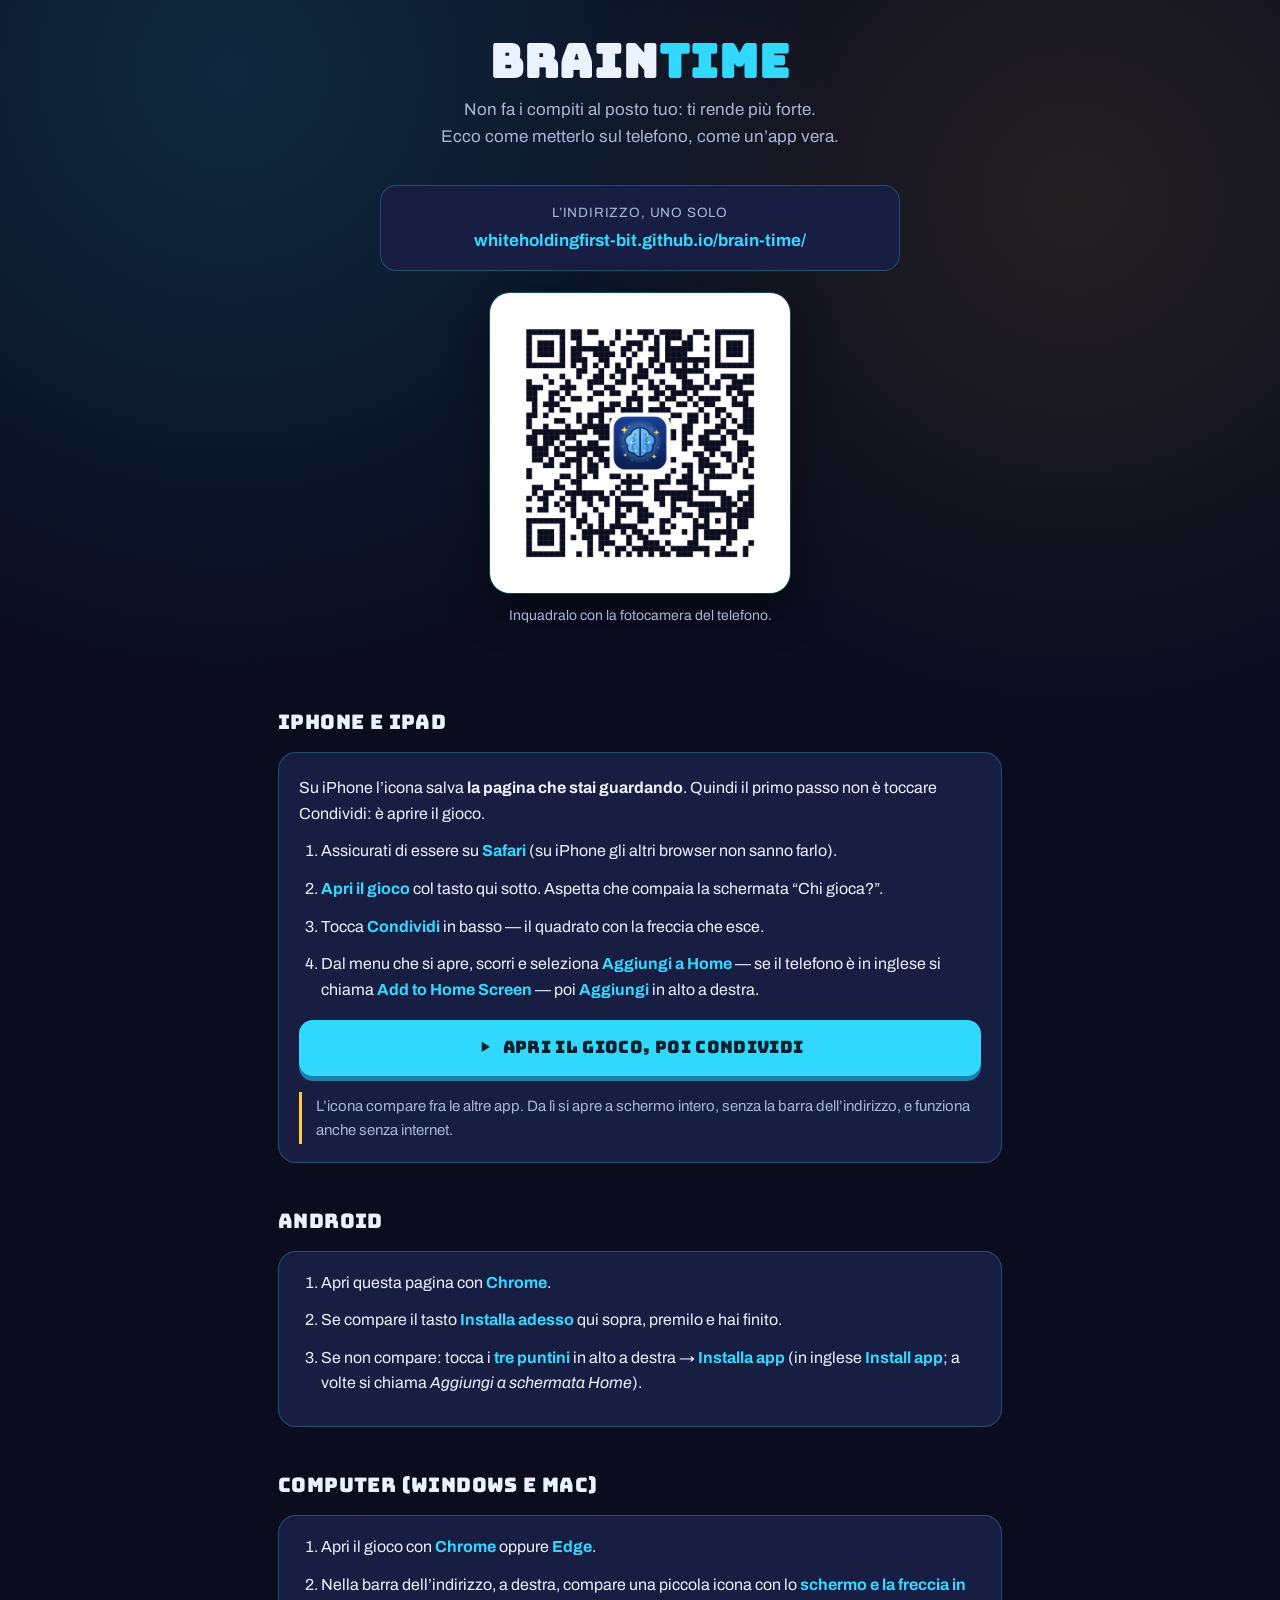
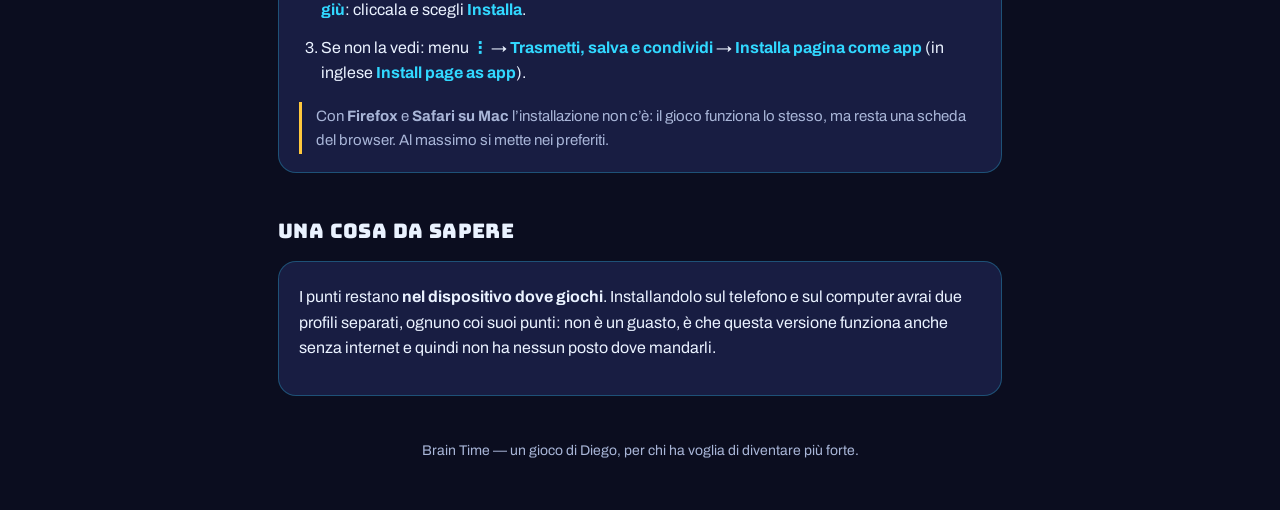
<file: installa.html>
<!doctype html>
<html lang="it">
<head>
<meta charset="utf-8">
<meta name="viewport" content="width=device-width, initial-scale=1, viewport-fit=cover">
<title>Brain Time &mdash; mettilo sul telefono</title>
<meta name="description" content="Come mettere Brain Time sul telefono, sul tablet o sul computer: diventa un'app vera, con la sua icona.">
<meta name="theme-color" content="#0b0d1f">
<link rel="icon" href="icona.svg" type="image/svg+xml">
<link rel="apple-touch-icon" href="icone/icona-180.png">
<!-- Serve perche' Chrome e Edge offrano l'installazione da QUESTA pagina:
     senza, l'evento beforeinstallprompt non arriva mai e il tasto non
     compare. Il manifest dice start_url "./", quindi l'app installata
     parte dal gioco, non da qui. -->
<link rel="manifest" href="manifest.json">
<script>
/* Su iPhone "Aggiungi a Home" salva LA PAGINA CHE STAI GUARDANDO, non
   quella che dice il manifest. Chi arriva qui e mette l'icona si ritrova
   quindi un'app che apre le istruzioni invece del gioco - e' successo.

   Questa riga ripara anche le icone gia' messe: se la pagina viene
   aperta come app, se ne va subito sul gioco. Deve stare nel <head> e
   prima di tutto il resto, se no si vede il lampo delle istruzioni.
   location.replace e non href: non deve lasciare traccia nella cronologia,
   altrimenti "indietro" riporta qui e si gira in tondo. */
(function () {
  var comeApp = window.navigator.standalone === true ||
                (window.matchMedia && window.matchMedia('(display-mode: standalone)').matches);
  if (comeApp) location.replace('./');
})();
</script>
<link rel="preconnect" href="https://fonts.googleapis.com">
<link rel="preconnect" href="https://fonts.gstatic.com" crossorigin>
<link rel="stylesheet" href="https://fonts.googleapis.com/css2?family=Bungee&family=Archivo:wght@400;600;700&display=swap">
<style>
/* Stessa palette del gioco: notte e neon. Il foglio e' tutto qui dentro
   apposta - questa pagina deve reggersi da sola anche se un domani il
   CSS del gioco cambia. */
:root{
  --fondo:#0b0d1f;
  --fondo-2:#131736;
  --carta:#181d42;
  --carta-2:#212759;
  --neon:#31d8ff;
  --neon-cupo:#1b7fa8;
  --testo:#eaf2ff;
  --testo-soft:#a9b6d8;
  --oro:#ffc83d;
  --bordo:rgba(49,216,255,.28);
}
*{box-sizing:border-box}
body{
  margin:0; background:var(--fondo); color:var(--testo);
  font-family:Archivo,"Segoe UI",system-ui,-apple-system,sans-serif;
  font-size:16px; line-height:1.6;
  background-image:
    radial-gradient(circle at 18% 8%, rgba(49,216,255,.14), transparent 45%),
    radial-gradient(circle at 84% 22%, rgba(255,200,61,.10), transparent 40%);
  background-attachment:fixed;
}
.pagina{max-width:760px; margin:0 auto; padding:0 18px calc(48px + env(safe-area-inset-bottom,0px))}
header{padding:calc(38px + env(safe-area-inset-top,0px)) 0 8px; text-align:center}
.marchio{
  font-family:Bungee,Impact,"Arial Black",sans-serif; font-size:clamp(30px,8vw,46px);
  letter-spacing:.02em; margin:0; line-height:1.05;
}
.marchio span{color:var(--neon)}
.sotto{color:var(--testo-soft); margin:10px 0 0; font-size:17px}

.indirizzo{
  display:block; margin:26px auto 0; max-width:520px;
  background:var(--carta); border:1px solid var(--bordo); border-radius:16px;
  padding:16px 18px; text-align:center; text-decoration:none; color:var(--neon);
  font-weight:700; word-break:break-all; font-size:17px;
}
.indirizzo:hover{border-color:var(--neon)}
.indirizzo small{display:block; color:var(--testo-soft); font-weight:400; font-size:13.5px; margin-bottom:4px; letter-spacing:.06em; text-transform:uppercase}

.qr{
  margin:22px auto 0; max-width:300px; background:#fff; border-radius:20px;
  padding:14px; box-shadow:0 0 0 1px var(--bordo), 0 18px 40px rgba(0,0,0,.45);
}
.qr img{display:block; width:100%; height:auto}
.qr-nota{text-align:center; color:var(--testo-soft); font-size:14px; margin:12px 0 0}

#installa{
  display:none; margin:26px auto 0; padding:16px 26px; width:100%; max-width:340px;
  font-family:Bungee,Impact,sans-serif; font-size:19px; letter-spacing:.03em;
  color:#08202b; background:var(--neon); border:0; border-radius:16px;
  box-shadow:0 5px 0 var(--neon-cupo); cursor:pointer;
}
#installa:active{transform:translateY(3px); box-shadow:0 2px 0 var(--neon-cupo)}
#esito{text-align:center; color:var(--oro); font-weight:600; margin:14px 0 0; min-height:1.4em}

h2{
  font-family:Bungee,Impact,sans-serif; font-weight:400; font-size:20px;
  margin:42px 0 0; letter-spacing:.02em;
}
.scheda{
  background:var(--carta); border:1px solid var(--bordo); border-radius:18px;
  padding:6px 20px 18px; margin-top:14px;
}
ol{margin:0; padding-left:22px}
li{margin:12px 0}
li b{color:var(--neon)}
.avviso{
  border-left:3px solid var(--oro); padding:2px 0 2px 14px; margin:16px 0 0;
  color:var(--testo-soft); font-size:15px;
}
.primo{margin:16px 0 0}
.apri{
  display:block; margin:18px 0 0; padding:14px 18px; text-align:center;
  text-decoration:none; color:#08202b; background:var(--neon);
  font-family:Bungee,Impact,sans-serif; font-size:17px; letter-spacing:.02em;
  border-radius:14px; box-shadow:0 5px 0 var(--neon-cupo);
}
.apri:active{transform:translateY(3px); box-shadow:0 2px 0 var(--neon-cupo)}
footer{margin-top:44px; text-align:center; color:var(--testo-soft); font-size:14px}
@media (prefers-reduced-motion: reduce){*{transition:none!important}}
</style>
</head>
<body>
<div class="pagina">

<header>
  <h1 class="marchio">BRAIN<span>TIME</span></h1>
  <p class="sotto">Non fa i compiti al posto tuo: ti rende pi&ugrave; forte.<br>
     Ecco come metterlo sul telefono, come un&rsquo;app vera.</p>
</header>

<a class="indirizzo" href="https://whiteholdingfirst-bit.github.io/brain-time/">
  <small>L&rsquo;indirizzo, uno solo</small>
  whiteholdingfirst-bit.github.io/brain-time/
</a>

<div class="qr">
  <img src="condividi/qr-brain-time-logo.png" width="1176" height="1176"
       alt="Codice QR che apre Brain Time">
</div>
<p class="qr-nota">Inquadralo con la fotocamera del telefono.</p>

<button id="installa">Installa adesso</button>
<p id="esito"></p>

<h2>iPhone e iPad</h2>
<div class="scheda">
  <p class="primo">Su iPhone l&rsquo;icona salva <b>la pagina che stai guardando</b>.
    Quindi il primo passo non &egrave; toccare Condividi: &egrave; aprire il gioco.</p>
  <ol>
    <li>Assicurati di essere su <b>Safari</b> (su iPhone gli altri browser non sanno farlo).</li>
    <li><b>Apri il gioco</b> col tasto qui sotto. Aspetta che compaia la schermata
      &ldquo;Chi gioca?&rdquo;.</li>
    <li>Tocca <b>Condividi</b> in basso &mdash; il quadrato con la freccia che esce.</li>
    <li>Dal menu che si apre, scorri e seleziona <b>Aggiungi a Home</b> &mdash; se il telefono &egrave;
      in inglese si chiama <b>Add to Home Screen</b> &mdash; poi <b>Aggiungi</b> in alto a destra.</li>
  </ol>
  <a class="apri" href="./">&#9654;&nbsp; Apri il gioco, poi Condividi</a>
  <p class="avviso">L&rsquo;icona compare fra le altre app. Da l&igrave; si apre a schermo intero,
    senza la barra dell&rsquo;indirizzo, e funziona anche senza internet.</p>
</div>

<h2>Android</h2>
<div class="scheda">
  <ol>
    <li>Apri questa pagina con <b>Chrome</b>.</li>
    <li>Se compare il tasto <b>Installa adesso</b> qui sopra, premilo e hai finito.</li>
    <li>Se non compare: tocca i <b>tre puntini</b> in alto a destra &rarr; <b>Installa app</b>
      (in inglese <b>Install app</b>; a volte si chiama <i>Aggiungi a schermata Home</i>).</li>
  </ol>
</div>

<h2>Computer (Windows e Mac)</h2>
<div class="scheda">
  <ol>
    <li>Apri il gioco con <b>Chrome</b> oppure <b>Edge</b>.</li>
    <li>Nella barra dell&rsquo;indirizzo, a destra, compare una piccola icona con lo
      <b>schermo e la freccia in gi&ugrave;</b>: cliccala e scegli <b>Installa</b>.</li>
    <li>Se non la vedi: menu <b>&#8942;</b> &rarr; <b>Trasmetti, salva e condividi</b> &rarr;
      <b>Installa pagina come app</b> (in inglese <b>Install page as app</b>).</li>
  </ol>
  <p class="avviso">Con <b>Firefox</b> e <b>Safari su Mac</b> l&rsquo;installazione non c&rsquo;&egrave;:
    il gioco funziona lo stesso, ma resta una scheda del browser. Al massimo si mette nei preferiti.</p>
</div>

<h2>Una cosa da sapere</h2>
<div class="scheda">
  <p>I punti restano <b>nel dispositivo dove giochi</b>. Installandolo sul telefono e sul
    computer avrai due profili separati, ognuno coi suoi punti: non &egrave; un guasto, &egrave; che
    questa versione funziona anche senza internet e quindi non ha nessun posto dove mandarli.</p>
</div>

<footer>Brain Time &mdash; un gioco di Diego, per chi ha voglia di diventare pi&ugrave; forte.</footer>

</div>

<script>
/* Chrome e Edge avvisano prima di mostrare la loro icona di installazione:
   se ci danno l'evento, offriamo un tasto vero invece delle istruzioni.
   Su iPhone l'evento non arriva mai - li' restano i passi di Safari. */
(function () {
  'use strict';
  var invito = null;
  var tasto = document.getElementById('installa');
  var esito = document.getElementById('esito');

  window.addEventListener('beforeinstallprompt', function (e) {
    e.preventDefault();
    invito = e;
    tasto.style.display = 'block';
  });

  tasto.addEventListener('click', function () {
    if (!invito) return;
    invito.prompt();
    invito.userChoice.then(function (scelta) {
      if (scelta.outcome === 'accepted') {
        esito.textContent = 'Installato. Cerca l’icona fra le tue app.';
        tasto.style.display = 'none';
      } else {
        esito.textContent = 'Va bene, puoi installarlo anche dopo.';
      }
      invito = null;
    });
  });

  window.addEventListener('appinstalled', function () {
    tasto.style.display = 'none';
    esito.textContent = 'Installato. Cerca l’icona fra le tue app.';
  });

  /* Il caso "aperto come app" non passa mai di qui: lo intercetta lo
     script nel <head>, che se ne va dritto sul gioco. */
})();
</script>
</body>
</html>
</file>
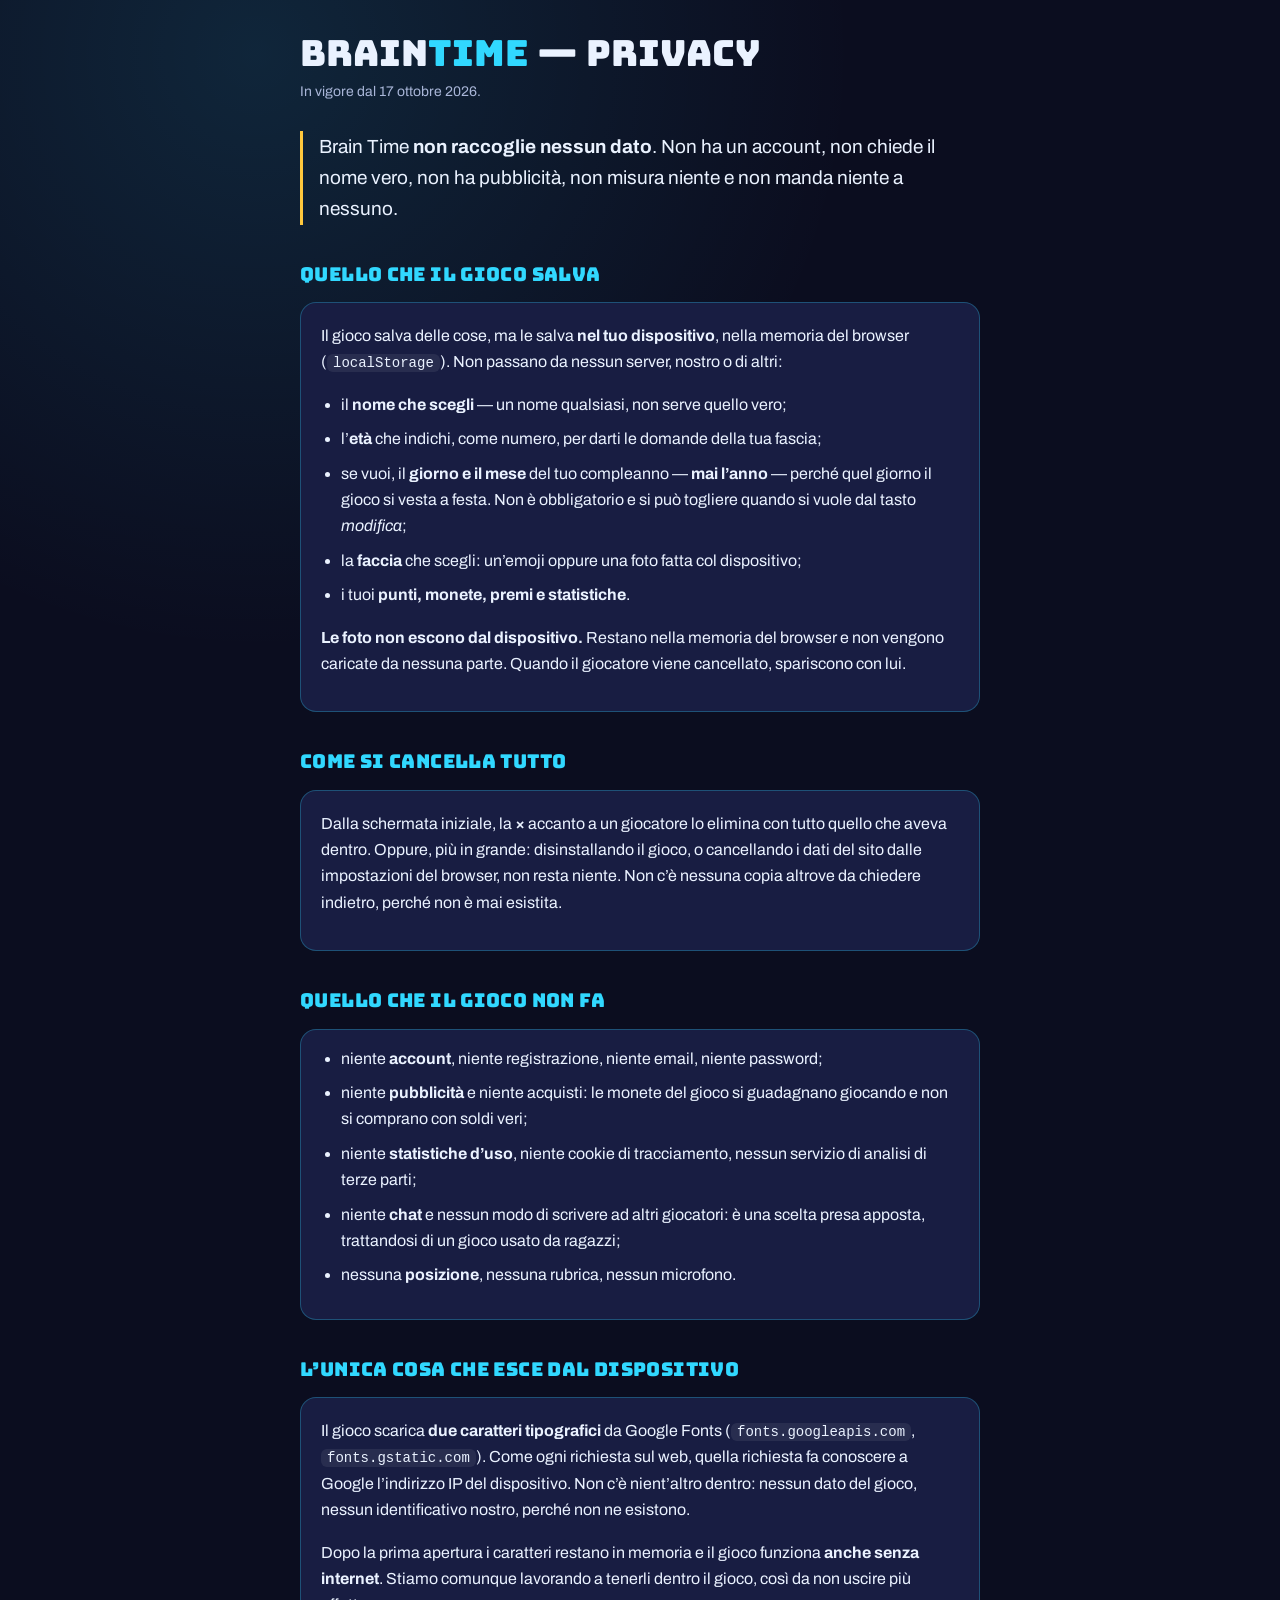
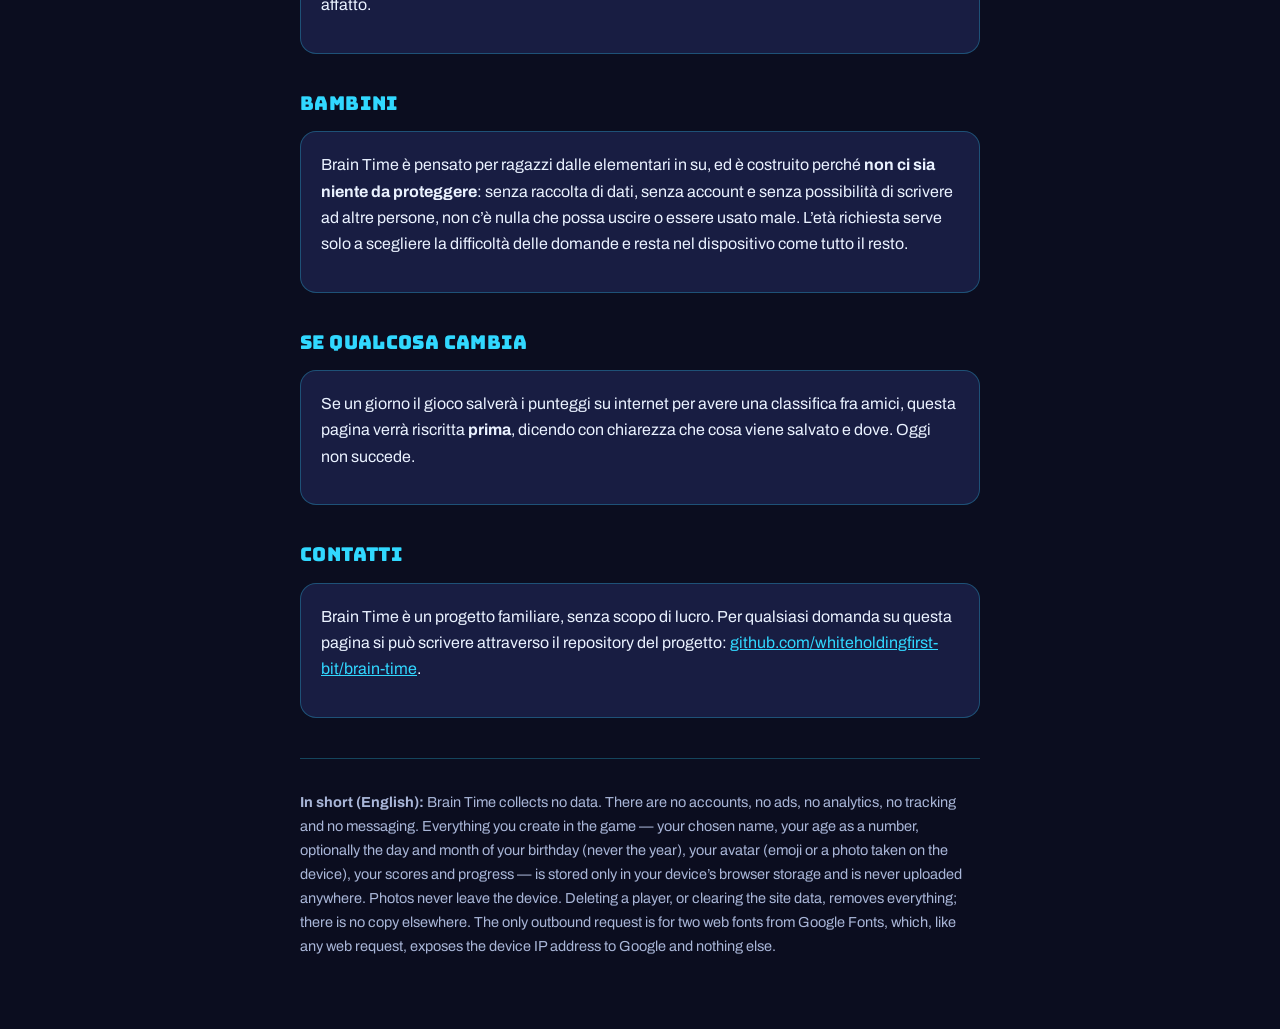
<file: privacy.html>
<!doctype html>
<html lang="it">
<head>
<meta charset="utf-8">
<meta name="viewport" content="width=device-width, initial-scale=1, viewport-fit=cover">
<title>Brain Time &mdash; Privacy</title>
<meta name="description" content="Brain Time non raccoglie nessun dato. Tutto quello che fai resta nel tuo dispositivo.">
<meta name="theme-color" content="#0b0d1f">
<link rel="icon" href="icona.svg" type="image/svg+xml">
<link rel="preconnect" href="https://fonts.googleapis.com">
<link rel="preconnect" href="https://fonts.gstatic.com" crossorigin>
<link rel="stylesheet" href="https://fonts.googleapis.com/css2?family=Bungee&family=Archivo:wght@400;600;700&display=swap">
<style>
:root{
  --fondo:#0b0d1f; --carta:#181d42; --neon:#31d8ff; --neon-cupo:#1b7fa8;
  --testo:#eaf2ff; --testo-soft:#a9b6d8; --oro:#ffc83d; --bordo:rgba(49,216,255,.28);
}
*{box-sizing:border-box}
body{
  margin:0; background:var(--fondo); color:var(--testo);
  font-family:Archivo,"Segoe UI",system-ui,-apple-system,sans-serif;
  font-size:16px; line-height:1.65;
  background-image:radial-gradient(circle at 20% 6%, rgba(49,216,255,.12), transparent 45%);
  background-attachment:fixed;
}
.pagina{max-width:720px; margin:0 auto;
  padding:calc(34px + env(safe-area-inset-top,0px)) 20px calc(56px + env(safe-area-inset-bottom,0px))}
h1{font-family:Bungee,Impact,sans-serif; font-weight:400;
  font-size:clamp(26px,6.5vw,36px); line-height:1.1; margin:0 0 6px}
h1 span{color:var(--neon)}
.data{color:var(--testo-soft); font-size:14px; margin:0 0 28px}
h2{font-family:Bungee,Impact,sans-serif; font-weight:400; font-size:19px;
  margin:34px 0 0; letter-spacing:.02em; color:var(--neon)}
.scheda{background:var(--carta); border:1px solid var(--bordo);
  border-radius:16px; padding:4px 20px 18px; margin-top:12px}
.grosso{font-size:19px; border-left:3px solid var(--oro); padding-left:16px; margin:26px 0}
ul{padding-left:20px; margin:12px 0}
li{margin:8px 0}
a{color:var(--neon)}
code{background:rgba(255,255,255,.07); padding:1px 6px; border-radius:6px; font-size:14px}
footer{margin-top:40px; color:var(--testo-soft); font-size:14px;
  border-top:1px solid var(--bordo); padding-top:18px}
.en{color:var(--testo-soft); font-size:14.5px}
</style>
</head>
<body>
<div class="pagina">

<h1>BRAIN<span>TIME</span> &mdash; Privacy</h1>
<p class="data">In vigore dal 17 ottobre 2026.</p>

<p class="grosso">Brain Time <b>non raccoglie nessun dato</b>. Non ha un account, non chiede
il nome vero, non ha pubblicit&agrave;, non misura niente e non manda niente a nessuno.</p>

<h2>Quello che il gioco salva</h2>
<div class="scheda">
  <p>Il gioco salva delle cose, ma le salva <b>nel tuo dispositivo</b>, nella memoria del
  browser (<code>localStorage</code>). Non passano da nessun server, nostro o di altri:</p>
  <ul>
    <li>il <b>nome che scegli</b> &mdash; un nome qualsiasi, non serve quello vero;</li>
    <li>l&rsquo;<b>et&agrave;</b> che indichi, come numero, per darti le domande della tua fascia;</li>
    <li>se vuoi, il <b>giorno e il mese</b> del tuo compleanno &mdash; <b>mai l&rsquo;anno</b> &mdash;
      perch&eacute; quel giorno il gioco si vesta a festa. Non &egrave; obbligatorio e si pu&ograve;
      togliere quando si vuole dal tasto <i>modifica</i>;</li>
    <li>la <b>faccia</b> che scegli: un&rsquo;emoji oppure una foto fatta col dispositivo;</li>
    <li>i tuoi <b>punti, monete, premi e statistiche</b>.</li>
  </ul>
  <p><b>Le foto non escono dal dispositivo.</b> Restano nella memoria del browser e non vengono
  caricate da nessuna parte. Quando il giocatore viene cancellato, spariscono con lui.</p>
</div>

<h2>Come si cancella tutto</h2>
<div class="scheda">
  <p>Dalla schermata iniziale, la <b>&times;</b> accanto a un giocatore lo elimina con tutto quello
  che aveva dentro. Oppure, pi&ugrave; in grande: disinstallando il gioco, o cancellando i dati
  del sito dalle impostazioni del browser, non resta niente. Non c&rsquo;&egrave; nessuna copia
  altrove da chiedere indietro, perch&eacute; non &egrave; mai esistita.</p>
</div>

<h2>Quello che il gioco NON fa</h2>
<div class="scheda">
  <ul>
    <li>niente <b>account</b>, niente registrazione, niente email, niente password;</li>
    <li>niente <b>pubblicit&agrave;</b> e niente acquisti: le monete del gioco si guadagnano
      giocando e non si comprano con soldi veri;</li>
    <li>niente <b>statistiche d&rsquo;uso</b>, niente cookie di tracciamento, nessun servizio
      di analisi di terze parti;</li>
    <li>niente <b>chat</b> e nessun modo di scrivere ad altri giocatori: &egrave; una scelta
      presa apposta, trattandosi di un gioco usato da ragazzi;</li>
    <li>nessuna <b>posizione</b>, nessuna rubrica, nessun microfono.</li>
  </ul>
</div>

<h2>L&rsquo;unica cosa che esce dal dispositivo</h2>
<div class="scheda">
  <p>Il gioco scarica <b>due caratteri tipografici</b> da Google Fonts
  (<code>fonts.googleapis.com</code>, <code>fonts.gstatic.com</code>). Come ogni richiesta sul
  web, quella richiesta fa conoscere a Google l&rsquo;indirizzo IP del dispositivo. Non c&rsquo;&egrave;
  nient&rsquo;altro dentro: nessun dato del gioco, nessun identificativo nostro, perch&eacute;
  non ne esistono.</p>
  <p>Dopo la prima apertura i caratteri restano in memoria e il gioco funziona
  <b>anche senza internet</b>. Stiamo comunque lavorando a tenerli dentro il gioco, cos&igrave;
  da non uscire pi&ugrave; affatto.</p>
</div>

<h2>Bambini</h2>
<div class="scheda">
  <p>Brain Time &egrave; pensato per ragazzi dalle elementari in su, ed &egrave; costruito
  perch&eacute; <b>non ci sia niente da proteggere</b>: senza raccolta di dati, senza account e
  senza possibilit&agrave; di scrivere ad altre persone, non c&rsquo;&egrave; nulla che possa
  uscire o essere usato male. L&rsquo;et&agrave; richiesta serve solo a scegliere la difficolt&agrave;
  delle domande e resta nel dispositivo come tutto il resto.</p>
</div>

<h2>Se qualcosa cambia</h2>
<div class="scheda">
  <p>Se un giorno il gioco salver&agrave; i punteggi su internet per avere una classifica fra
  amici, questa pagina verr&agrave; riscritta <b>prima</b>, dicendo con chiarezza che cosa viene
  salvato e dove. Oggi non succede.</p>
</div>

<h2>Contatti</h2>
<div class="scheda">
  <p>Brain Time &egrave; un progetto familiare, senza scopo di lucro. Per qualsiasi domanda su
  questa pagina si pu&ograve; scrivere attraverso il repository del progetto:
  <a href="https://github.com/whiteholdingfirst-bit/brain-time/issues">github.com/whiteholdingfirst-bit/brain-time</a>.</p>
</div>

<footer>
<p class="en"><b>In short (English):</b> Brain Time collects no data. There are no accounts, no
ads, no analytics, no tracking and no messaging. Everything you create in the game &mdash; your
chosen name, your age as a number, optionally the day and month of your birthday (never the
year), your avatar (emoji or a photo taken on the device), your
scores and progress &mdash; is stored only in your device&rsquo;s browser storage and is never
uploaded anywhere. Photos never leave the device. Deleting a player, or clearing the site data,
removes everything; there is no copy elsewhere. The only outbound request is for two web fonts
from Google Fonts, which, like any web request, exposes the device IP address to Google and
nothing else.</p>
</footer>

</div>
</body>
</html>
</file>
